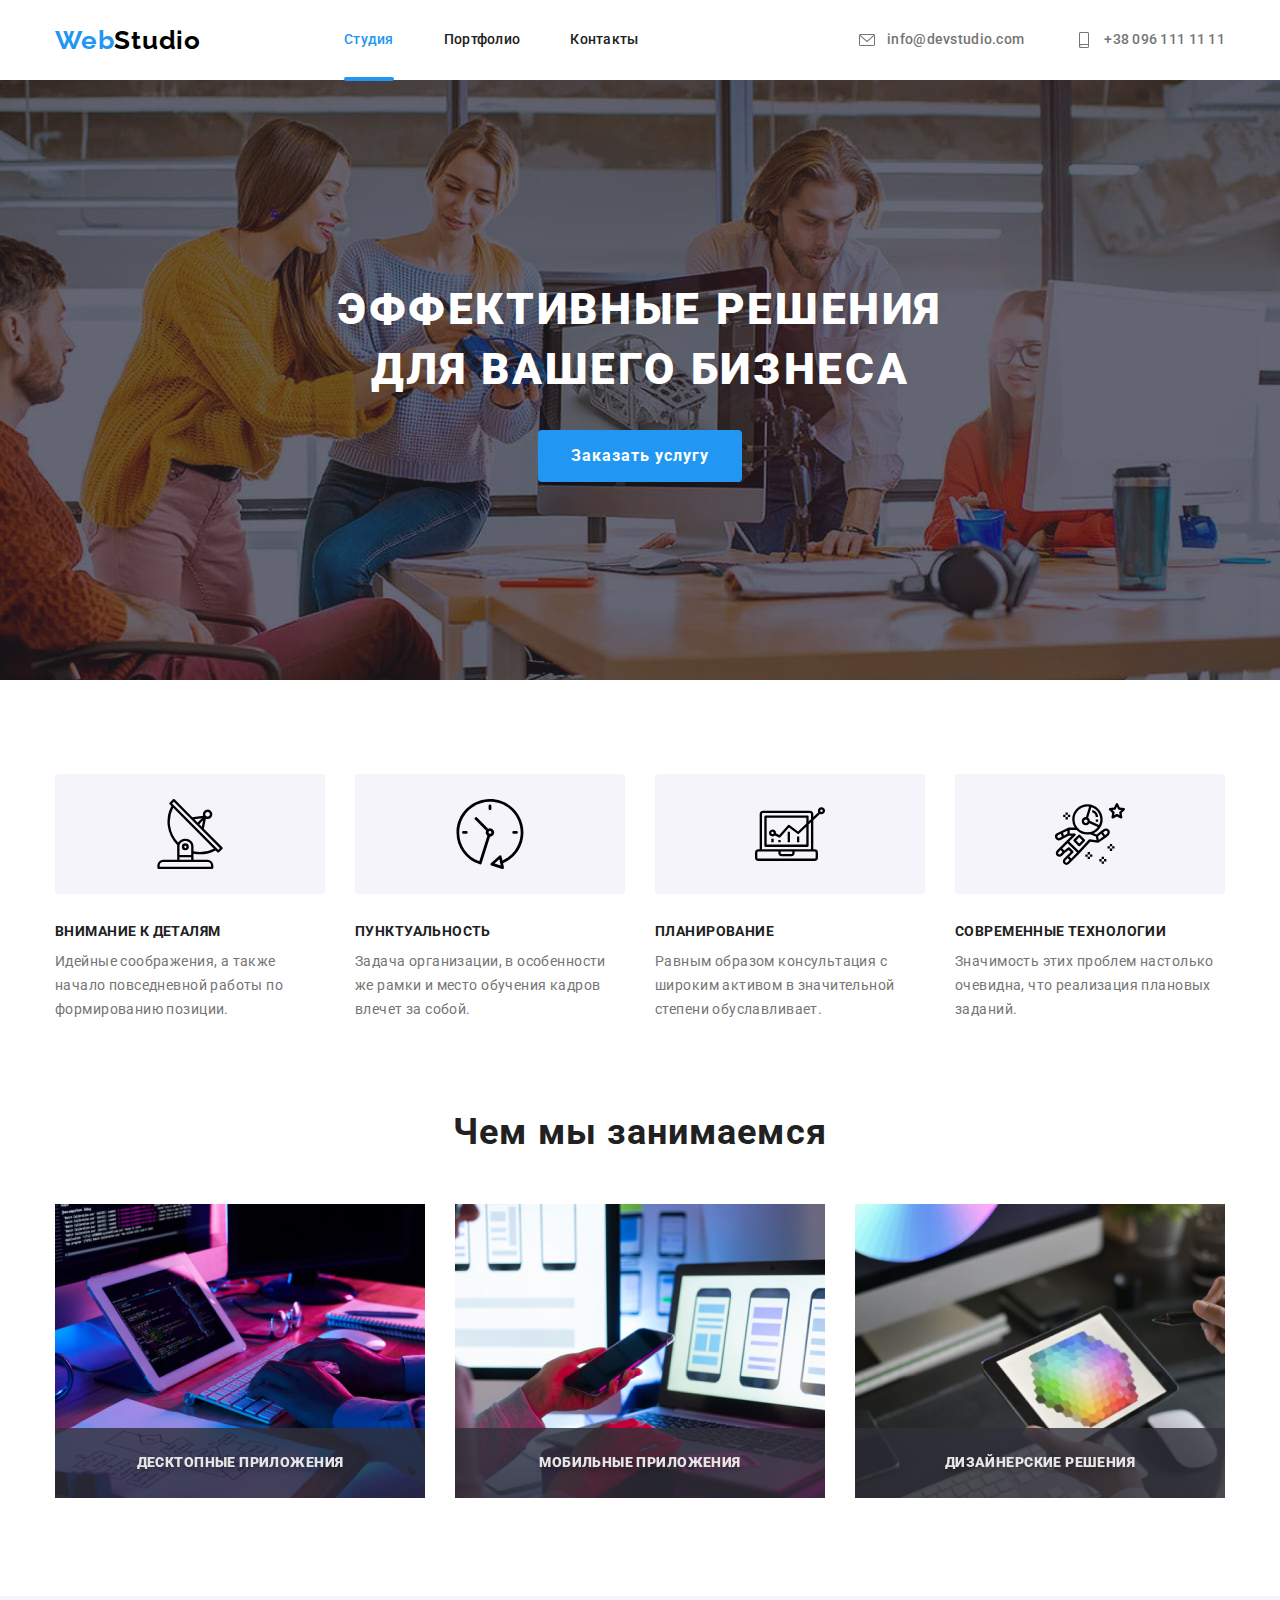
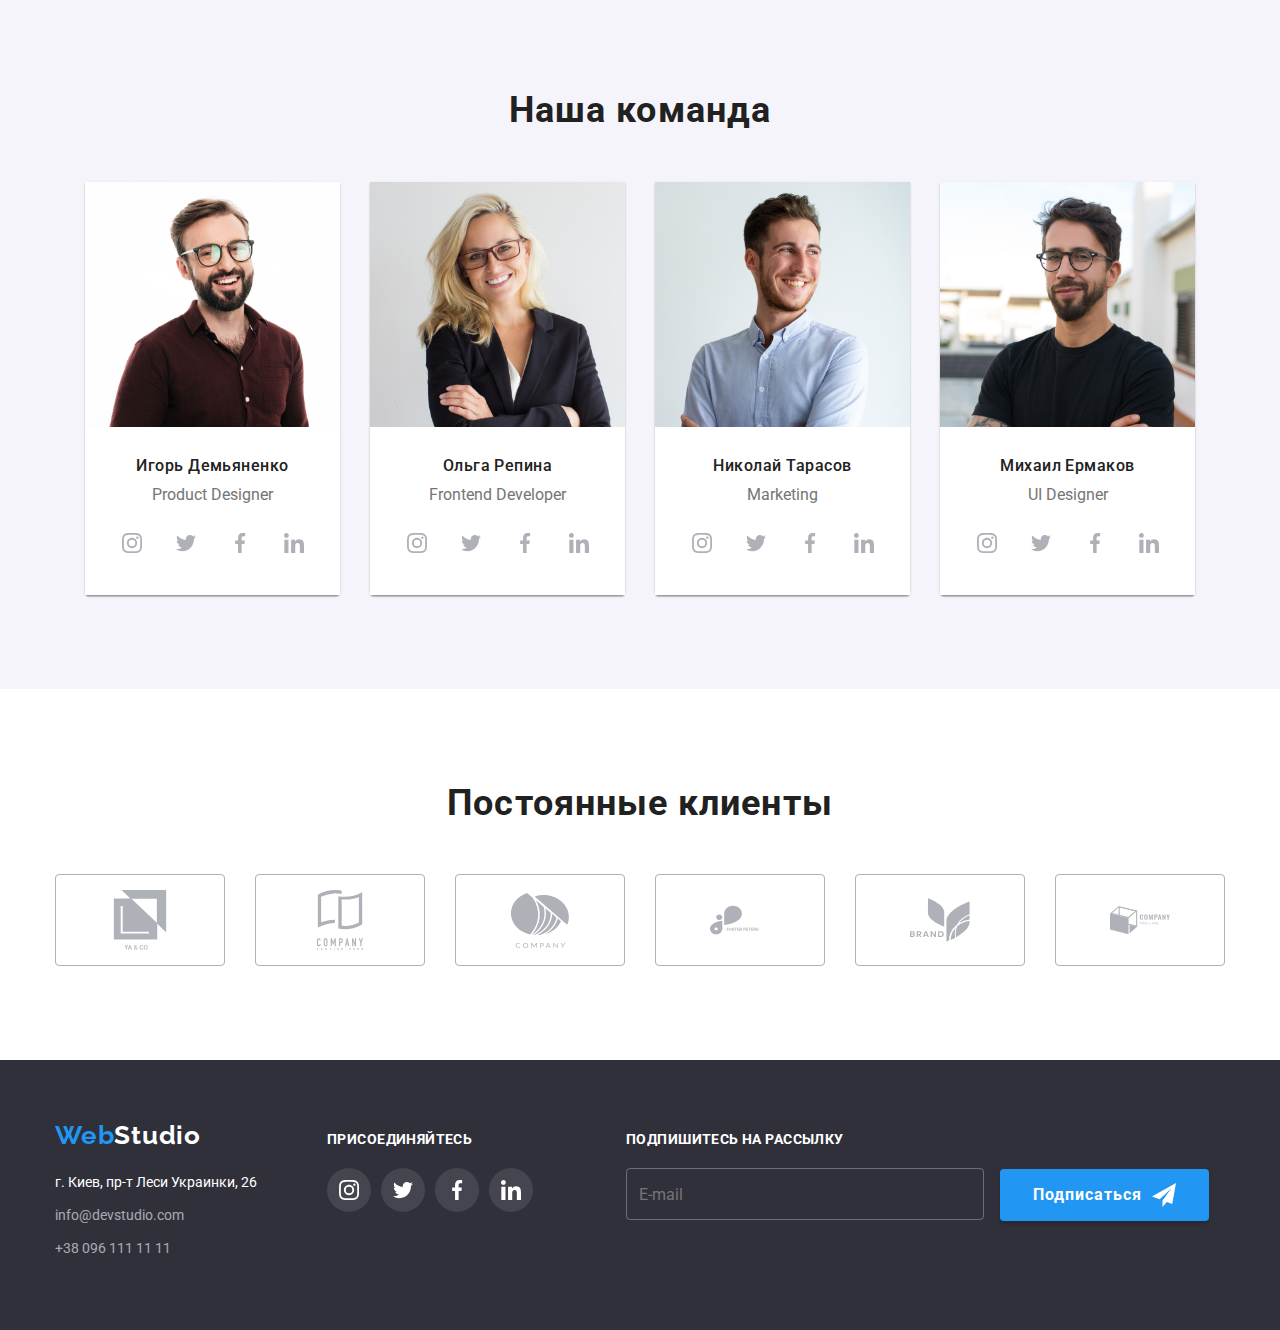
<file: index.html>
<!DOCTYPE html>
<html lang="en">

<head>
    <meta charset="UTF-8">
    <meta http-equiv="X-UA-Compatible" content="IE=edge">
    <meta name="viewport" content="width=device-width, initial-scale=1.0">
    <title>Document</title>
    <link rel="preconnect" href="https://fonts.googleapis.com">
    <link rel="preconnect" href="https://fonts.gstatic.com" crossorigin>
    <link
        href="https://fonts.googleapis.com/css2?family=Raleway:wght@700&family=Roboto:wght@400;500;700;900&display=swap"
        rel="stylesheet">
    <link rel="stylesheet"
        href="https://cdnjs.cloudflare.com/ajax/libs/modern-normalize/1.1.0/modern-normalize.min.css">
        
        <link rel="stylesheet" href="./css/styles.css">
        <link rel="stylesheet" href="./css/main.min.css">
</head>

<body class="page">

    <!--Page header-->

    <header class="page-header">

        <div class="container page-header__container">
            <nav class="nav-bar">
                <a href="WebStudio" class="logo">Web<span class="page-header__logo">Studio</span>
                </a>
   
                <ul class="site-nav">
                    <li class="site-nav__item"> <a href="" class="site-nav__link site-nav__link--current">Студия</a> </li>
                    <li class="site-nav__item"> <a href="./portfolio.html" class="site-nav__link">Портфолио</a> </li>
                    <li class="site-nav__item"> <a href="" class="site-nav__link">Контакты</a> </li>
                </ul>

            </nav>

        
            <ul class="contacts">
                <li class="contacts__item">
                    <a href="mailto:info@devstudio.com" class="contacts__link">
                        <svg class="contacts__icon">
                            <use href=images/sprite.svg#icon-envelope></use>
                        </svg>info@devstudio.com
                    </a>
                </li>
            
                <li class="contacts__item"> 
                    <a href="tel:+380961111111" class="contacts__link">
                        <svg class="contacts__icon">
                            <use href=images/sprite.svg#icon-smartphone></use>
                        </svg> +38 096 111 11 11
                    </a> 
                </li>
            </ul>
        </div>

    </header>

    <!--Oсновная часть-->

    <main>

        <!-- Hero-->

<div class="overlay">

    <section class="hero">
        <h1 class="hero__title">Эффективные решения <br> для вашего бизнеса</h1>
<button class="button" data-modal-open>Заказать услугу</button>

<div class="backdrop is-hidden" data-modal>

    <div class="modal">

        <button class="button-close" data-modal-close>
            <svg class="button-close__icon">
                <use href='images/sprite.svg#icon-close'>
                </use>
            </svg>
        </button>

            <h3 class="form__title"> оставьте свои данные, мы вам передзвоним </h3>

        <form class="form">

            <div class="form__field">

                <label for="name" class="form__label"> Имя</label>
                <input type="name" class="form__input" name="name" id="name" placeholder=" ">
                <svg class="input__img">
                    <use href=images/sprite.svg#icon-person></use>
                </svg>
            </div>

            <div class="form__field">

                <label for="tel" class="form__label">Телефон</label>
                <input type="tel" class="form__input" name="tel" id="tel" placeholder=" " />
                <svg class="input__img">
                    <use href=images/sprite.svg#icon-tel></use>
                </svg>
            </div>

            <div class="form__field">
                <label for="mail" class="form__label">Почта</label>

                <input type="email" class="form__input" name="mail" id="mail" placeholder=" " />
                <svg class="input__img">
                    <use href=images/sprite.svg#icon-mail></use>
                </svg>
            </div>

            <div class="form__field">
                <label for="comment" class="form__label">Комментарий</label>
                <textarea name="comment" id="comment" class="form__input" rows="5"
                    placeholder="Введите текст"></textarea>

            </div>


            <label for="checkbox" class="checkbox__label">
                <input type="checkbox" name="checkbox" class="checkbox" value="Соглашаюсь с рассылкой и принимаю"
                    id="checkbox">
                <span class="checkbox__icon">
                    <svg class="icon__check">
                        <use href=images/sprite.svg#icon-check></use>
                    </svg>
                </span>
                Соглашаюсь с рассылкой и принимаю
                <a href="" class="checkbox__link"> Условия договора</a>
            </label>


            <div>
                <button type="submit" class="button">Отправить</button>
            </div>

        </form>

    </div>
</div>

    </section>
</div>

        <!--Features-->

        <section class="section">

            <div class="container">

                <ul class="features">

                    <li class="features__item">
                        <div class="features__box"> 
                        <svg class="features__icon">
                        <use href=images/sprite.svg#icon-antenna>
                        </use>
                        </svg>
                        </div>
                        <h3 class="features__title">Внимание к деталям </h3>
                        <p class="features__description">Идейные соображения, а также начало повседневной работы по
                            формированию
                            позиции.</p>
                    </li>

                    <li class="features__item">
                        <div class="features__box">
                        <svg class="features__icon">
                            <use href=images/sprite.svg#icon-clock> 
                            </use>
                        </svg>
                        </div>
                        <h3 class="features__title">Пунктуальность</h3>
                        <p class="features__description">Задача организации, в особенности же рамки и место обучения
                            кадров влечет за
                            собой.</p>
                    </li>
                    <li class="features__item">
                        <div class="features__box"> 
                        <svg class="features__icon">
                            <use href=images/sprite.svg#icon-diagram>
                            </use>
                        </svg>
                        </div>
                        <h3 class="features__title">Планирование</h3>
                        <p class="features__description">Равным образом консультация с широким активом в значительной
                            степени
                            обуславливает.</p>
                    </li>
                    <li class="features__item">
                        <div class="features__box"> 
                        <svg class="features__icon">
                            <use href=images/sprite.svg#icon-astronaut>
                            </use>
                        </svg>
                        </div>
                        <h3 class="features__title">Современные технологии</h3>
                        <p class="features__description">Значимость этих проблем настолько очевидна, что реализация
                            плановых заданий.
                        </p>
                    </li>
                </ul>
              </div>  
        </section>
        


        <!--Чем мы занимаемся-->

        <section class="section work-section">

            <div class="container">

                <h2 class="section__title">Чем мы занимаемся</h2>

                <ul class="work">
                    <li class="work__item"> <a href="">
                            <div class="img__thumb"> <img src="./images/1.jpg" alt="руки печатают на клавиатуре" width="350">
                                <div class="img__description"> ДEСКТОПНЫЕ ПРИЛОЖЕНИЯ </div>
                            </div>
                        </a> 
                    </li>
                
                    <li class="work__item"> <a href="">
                            <div class="img__thumb"> <img src="./images/2.jpg" alt="руки держат смартфон над ноутбуком" width="350">
                                <div class="img__description"> МОБИЛЬНЫЕ ПРИЛОЖЕНИЯ </div>
                            </div>
                        </a>
                    </li>

                    <li class="work__item"> <a href="">
                            <div class="img__thumb"> <img src="./images/3.jpg" alt="руки держат планшет и перо планшета"
                                    width="350">
                                <div class="img__description"> ДИЗАЙНЕРСКИЕ РЕШЕНИЯ </div>
                            </div>
                        </a> 
                    </li>
                </ul>
            </div>
        </section>

        <!--Team-->

        <section class="section team-section">

            <div class="container">

                <h2 class="section__title">Наша команда</h2>

                <ul class="team">

                    <li class="team__item">
                        <div class="team-card">  
                       <img src="./images/Игорь-Демьяненко.jpg" alt="фото Игоря" width="270"> 
                        <div class="team-card__content">
                        <h3 class="team-card__name">Игорь Демьяненко </h3>
                        <p>Product Designer</p>   
                        
                        <ul class="social">
                        
                            <li class="item">
                                <a href="#" class="social__link">
                                    <svg class="social__icon">
                                        <use href='images/sprite.svg#icon-instagram'>
                        
                                        </use>
                                    </svg>
                                </a>
                            </li>
                        
                            <li class="item">
                                <a href="#" class="social__link">
                                    <svg class="social__icon">
                                        <use href='images/sprite.svg#icon-twitter'>
                                        </use>
                                    </svg>
                                </a>
                            </li>
                        
                            <li class="item">
                                <a href="#" class="social__link">
                                    <svg class="social__icon">
                                        <use href='images/sprite.svg#icon-facebook'>
                        
                                        </use>
                                    </svg>
                                </a>
                            </li>
                        
                            <li class="item">
                                <a href="#" class="social__link">
                                    <svg class="social__icon">
                                        <use href='images/sprite.svg#icon-linkedin'>
                        
                                        </use>
                                    </svg>
                                </a>
                            </li>
                        
                        
                        </ul>


                    </div>                    
                    </div>
                    
                    </li>

                    <li class="team__item ">
                        <div class="team-card">
                     <img src="./images/Ольга-Репина.jpg" alt="фото Ольги" width="270"> 
                    <div class="team-card__content">
                        <h3 class="team-card__name">Ольга Репина</h3>
                        <p>Frontend Developer </p>
                        <ul class="social">
                        
                            <li class="item">
                                <a href="#" class="social__link">
                                    <svg class="social__icon">
                                        <use href='images/sprite.svg#icon-instagram'>
                        
                                        </use>
                                    </svg>
                                </a>
                            </li>
                        
                            <li class="item">
                                <a href="#" class="social__link">
                                    <svg class="social__icon">
                                        <use href='images/sprite.svg#icon-twitter'>
                                        </use>
                                    </svg>
                                </a>
                            </li>
                        
                            <li class="item">
                                <a href="#" class="social__link">
                                    <svg class="social__icon">
                                        <use href='images/sprite.svg#icon-facebook'>
                        
                                        </use>
                                    </svg>
                                </a>
                            </li>
                        
                            <li class="item">
                                <a href="#" class="social__link">
                                    <svg class="social__icon">
                                        <use href='images/sprite.svg#icon-linkedin'>
                        
                                        </use>
                                    </svg>
                                </a>
                            </li>
                        
                        
                        </ul>
                        </div>
                        </div>
                    </li>

                    <li class="team__item">
                        <div class="team-card">
               <img src="./images/Николай-Тарасов.jpg" alt="фото Николая" width="270"> 
                    <div class="team-card__content">
                        <h3 class="team-card__name">Николай Тарасов</h3>
                        <p> Marketing </p>
                        <ul class="social">
                        
                            <li class="item">
                                <a href="#" class="social__link">
                                    <svg class="social__icon">
                                        <use href='images/sprite.svg#icon-instagram'>
                        
                                        </use>
                                    </svg>
                                </a>
                            </li>
                        
                            <li class="item">
                                <a href="#" class="social__link">
                                    <svg class="social__icon">
                                        <use href='images/sprite.svg#icon-twitter'>
                                        </use>
                                    </svg>
                                </a>
                            </li>
                        
                            <li class="item">
                                <a href="#" class="social__link">
                                    <svg class="social__icon">
                                        <use href='images/sprite.svg#icon-facebook'>
                        
                                        </use>
                                    </svg>
                                </a>
                            </li>
                        
                            <li class="item">
                                <a href="#" class="social__link ">
                                    <svg class="social__icon">
                                        <use href='images/sprite.svg#icon-linkedin'>
                        
                                        </use>
                                    </svg>
                                </a>
                            </li>
                        
                        
                        </ul>
                        </div>
                        </div>
                    </li>

                    <li class="team__item">
                        <div class="team-card">
                     <img src="./images/Михаил-Ермаков.jpg" alt="фото Михаила" width="270"> 
                    <div class="team-card__content">
                        <h3 class="team-card__name">Михаил Ермаков</h3>
                        <p>UI Designer</p>
                        
                        <ul class="social">
                        
                            <li class="item">
                                <a href="#" class="social__link ">
                                    <svg class="social__icon instagram-icon">
                                        <use href='images/sprite.svg#icon-instagram'>
                        
                                        </use>
                                    </svg>
                                </a>
                            </li>
                        
                            <li class="item">
                                <a href="#" class="social__link ">
                                    <svg class="social__icon twitter-icon">
                                        <use href='images/sprite.svg#icon-twitter'>
                                        </use>
                                    </svg>
                                </a>
                            </li>
                        
                            <li class="item">
                                <a href="#" class="social__link ">
                                    <svg class="social__icon facebook-icon">
                                        <use href='images/sprite.svg#icon-facebook'>
                        
                                        </use>
                                    </svg>
                                </a>
                            </li>
                        
                            <li class="item">
                                <a href="#" class="social__link ">
                                    <svg class="social__icon linkedin-icon">
                                        <use href='images/sprite.svg#icon-linkedin'>
                        
                                        </use>
                                    </svg>
                                </a>
                            </li>
                        
                        
                        </ul>
                        </div>
                        </div>
                    </li>

                </ul>
            </div>
        </section>

<!-- Постоянные клиенты -->

<section class="section">

    <div class="container">

<h2 class="section__title">Постоянные клиенты</h2>


<ul class="clients">

    <li class="clients__item">
        <a href="#" class="clients__link">
            <svg class="clients__logo client-logo-one">
                <use href='images/sprite.svg#icon-group1'>
                </use>
            </svg>
        </a>
    </li>

    <li class="clients__item">
        <a href="#" class="clients__link">
            <svg class="clients__logo client-logo-two">
                <use href='images/sprite.svg#icon-group2'>
                </use>
            </svg>
        </a>
    </li>

    <li class="clients__item">
        <a href="#" class="clients__link">
            <svg class="clients__logo client-logo-three">
                <use href='images/sprite.svg#icon-group3'>
                </use>
            </svg>
        </a>
    </li>

    <li class="clients__item">
        <a href="#" class="clients__link">
            <svg class="clients__logo client-logo-four">
                <use href='images/sprite.svg#icon-group4'>
                </use>
            </svg>
        </a>
    </li>

    <li class="clients__item">
        <a href="#" class="clients__link">
            <svg class="clients__logo client-logo-five">
                <use href='images/sprite.svg#icon-group5'>
                </use>
            </svg>
        </a>
    </li>

    <li class="clients__item">
        <a href="#" class="clients__link">
            <svg class="clients__logo client-logo-six">
                <use href='images/sprite.svg#icon-group6'>
                </use>
            </svg>
        </a>
    </li>

</ul>


    </div>

</section>


    </main>

    <!--Футер-->

    <footer class="footer-info">

        <div class="container footer-container">

            <div>
                
        <a href="WebStudio" class="logo">Web<span class="page-footer__logo">Studio</span>
        </a>

            <!--Адрес-->

            <address >

                <ul class="address">
                    <li class="address__city address__item">г. Киев, пр-т Леси Украинки, 26</li>
                    <li class="address__item"> <a href="mailto:info@devstudio.com" class="address__link">info@devstudio.com</a> </li>
                    <li class="address__item"> <a href="tel:+380961111111" class="address__link">+38 096 111 11 11</a> </li>
                </ul>

            </address>
    </div>

<div class="footer-social">

 <h2 class="footer-title">ПРИСОЕДИНЯЙТЕСЬ</h2>

<ul class="social">
    
<li class="item">
    <a href="#" class="social__link">
        <svg class="icon instagram-icon">
            <use href='images/sprite.svg#icon-instagram'>

            </use>
        </svg>
    </a>
</li>

<li class="item">
    <a href="#" class="social__link">
        <svg class="icon twitter-icon">
            <use href='images/sprite.svg#icon-twitter'>                
            </use>
        </svg>
    </a>
</li>

<li class="item">
    <a href="#" class="social__link">
        <svg class="icon facebook-icon">
            <use href='images/sprite.svg#icon-facebook'>

            </use>
        </svg>
    </a>
</li>

<li class="item">
    <a href="#" class="social__link">
        <svg class="icon linkedin-icon">
            <use href='images/sprite.svg#icon-linkedin'>

            </use>
        </svg>
    </a>
</li>


</ul>

</div>

<form class="footer-subscription-form">

<h2 class="footer-title">ПОДПИШИТЕСЬ НА РАССЫЛКУ</h2> 

    <label for="mail" class=""> 
    <input type="email" class="footer-input" name="mail" id="mail" placeholder="E-mail" />
 </label>
 
<button type="submit" class="button subscribe-button ">Подписаться

    <svg class="icon-telegram">
        <use href='images/sprite.svg#icon-telegram'>
        </use>
    </svg>

</button>

</form>

</div>

</footer>


<script src="./js/modal.js"></script>

</body>

</html>
</file>
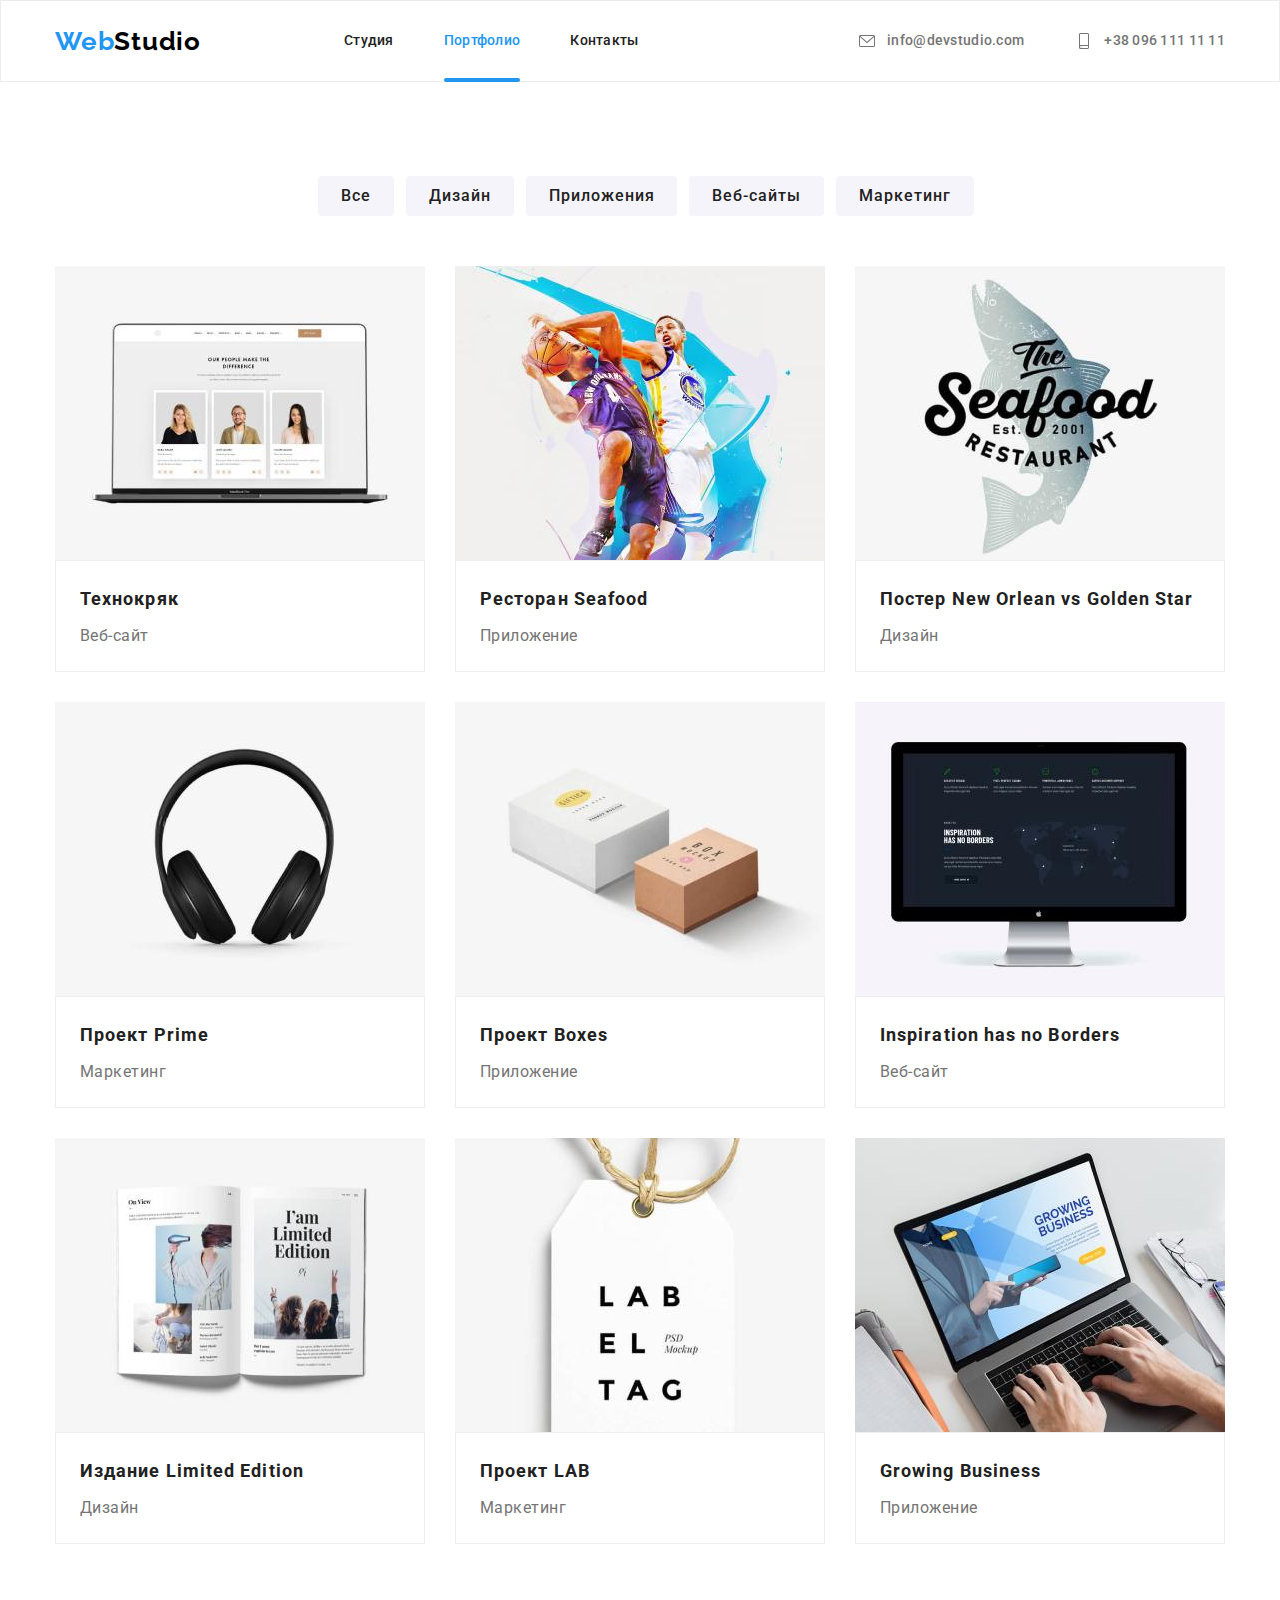
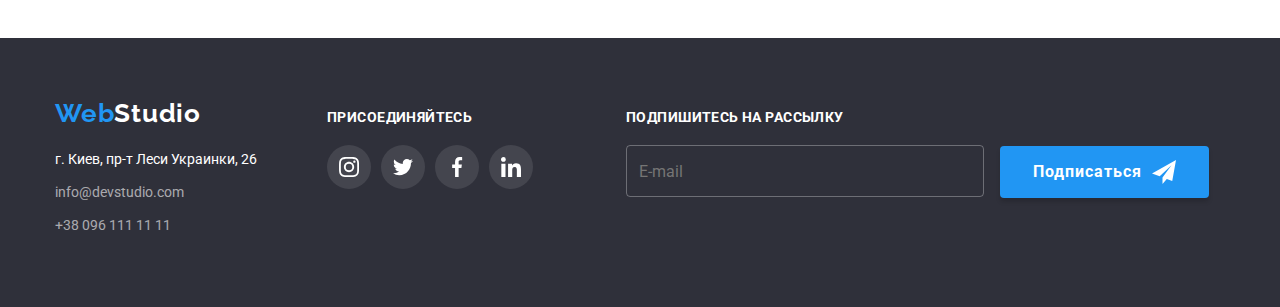
<file: portfolio.html>
<!DOCTYPE html>
<html lang="en">

<head>
    <meta charset="UTF-8">
    <meta http-equiv="X-UA-Compatible" content="IE=edge">
    <meta name="viewport" content="width=device-width, initial-scale=1.0">
    <title>Document</title>
    <link rel="preconnect" href="https://fonts.googleapis.com">
    <link rel="preconnect" href="https://fonts.gstatic.com" crossorigin>
    <link
        href="https://fonts.googleapis.com/css2?family=Raleway:wght@700&family=Roboto:wght@400;500;700;900&display=swap"
        rel="stylesheet">
    <link rel="stylesheet"
        href="https://cdnjs.cloudflare.com/ajax/libs/modern-normalize/1.1.0/modern-normalize.min.css">
    <link rel="stylesheet" href="./css/styles.css">
    <link rel="stylesheet" href="./css/main.min.css">
</head>

<body>


    <!--Хедер-->

    <header class="page-header portfolio-header">

        <div class="container page-header__navigation page-header__container">
            <nav class="nav-bar">
                <a href="WebStudio" class="logo">Web<span class="page-header__logo">Studio</span>
                </a>

    <!-- Site nav  -->
                <ul class="site-nav">
                    <li class="site-nav__item"> <a href="./index.html" class="site-nav__link">Студия</a> </li>
                    <li class="site-nav__item"> <a href="" class="site-nav__link site-nav__link--current">Портфолио</a> </li>
                    <li class="site-nav__item"> <a href="" class="site-nav__link">Контакты</a> </li>
                </ul>
            </nav>
            
    <!-- Contacts-->

        <ul class="contacts">
            <li class="contacts__item">
                <a href="mailto:info@devstudio.com" class="contacts__link">
                    <svg class="contacts__icon">
                        <use href=images/sprite.svg#icon-envelope></use>
                    </svg>info@devstudio.com
                </a>
            </li>
        
            <li class="contacts__item">
                <a href="tel:+380961111111" class="contacts__link">
                    <svg class="contacts__icon">
                        <use href=images/sprite.svg#icon-smartphone></use>
                    </svg> +38 096 111 11 11
                </a>
            </li>
        </ul>
    </div>

    </header>

    <!--Oсновная часть-->

    <main>

        <!--Фильтр-->

        <section class="section">

            <div class="container">

                <ul class="filter">
                    <li class="filter__item"><button class="button filter__button">Все</button></li>
                    <li class="filter__item"><button class="button filter__button">Дизайн</button></li>
                    <li class="filter__item"><button class="button filter__button">Приложения</button></li>
                    <li class="filter__item"><button class="button filter__button">Веб-сайты</button></li>
                    <li class="filter__item"><button class="button filter__button">Маркетинг</button></li>
                </ul>

                <ul class="card-set">
                
                    <li class="card">
                
                        <a href="" class="card__link">
                
                            <div class="card__thumb"><img src="./images/project-1.jpg" alt="люди на экране Макбука" width="300">
                                <div class="card__overlay">
                                    Технокряк это современная площадка распространения коронавируса. Компании используют эту платформу
                                    для цифрового
                                    шпионажа и атак на защищённые сервера конкурентов.
                                </div>
                            </div>
                            <div class="card__content">
                                <h3 class="card__title">Технокряк</h3>
                                <p class="card__description">Веб-сайт</p>
                            </div>
                        </a>
                
                    </li>
                
                    <li class="card">
                        <a href="" class="card__link">
                
                            <div class="card__thumb"> <img src="./images/project-2.jpg" alt="двое баскетболистов с мячом" width="300">
                                <div class="card__overlay">
                                    Технокряк это современная площадка распространения коронавируса. Компании используют эту платформу
                                    для цифрового
                                    шпионажа и атак на защищённые сервера конкурентов.
                                </div>
                            </div>
                            <div class="card__content">
                                <h3 class="card__title">Ресторан Seafood</h3>
                                <p class="card__description">Приложение</p>
                            </div>
                        </a>
                    </li>
                
                    <li class="card">
                        <a href="" class="card__link">
                            <div class="card__thumb"> <img src="./images/project-3.jpg" alt="логотип ресторана морепродуктов"
                                    width="300">
                                <div class="card__overlay">
                                    Технокряк это современная площадка распространения коронавируса. Компании используют эту платформу
                                    для цифрового
                                    шпионажа и атак на защищённые сервера конкурентов.
                                </div>
                            </div>
                            <div class="card__content">
                                <h3 class="card__title">Постер New Orlean vs Golden Star</h3>
                                <p class="card__description">Дизайн</p>
                            </div>
                        </a>
                    </li>
                
                    <li class="card">
                        <a href="" class="card__link">
                            <div class="card__thumb"> <img src="./images/project-4.jpg" alt="наушники" width="300">
                                <div class="card__overlay">
                                    Технокряк это современная площадка распространения коронавируса. Компании используют эту платформу
                                    для цифрового
                                    шпионажа и атак на защищённые сервера конкурентов.
                                </div>
                            </div>
                            <div class="card__content">
                                <h3 class="card__title">Проект Prime</h3>
                                <p class="card__description">Маркетинг</p>
                            </div>
                        </a>
                    </li>
                
                    <li class="card">
                        <a href="" class="card__link">
                            <div class="card__thumb"> <img src="./images/project-5.jpg" alt="две коробки" width="300">
                                <div class="card__overlay">
                                    Технокряк это современная площадка распространения коронавируса. Компании используют эту платформу
                                    для цифрового
                                    шпионажа и атак на защищённые сервера конкурентов.
                                </div>
                            </div>
                            <div class="card__content">
                                <h3 class="card__title">Проект Boxes</h3>
                                <p class="card__description">Приложение</p>
                            </div>
                        </a>
                    </li>
                
                    <li class="card">
                        <a href="" class="card__link">
                            <div class="card__thumb"> <img src="./images/project-6.jpg" alt="монитор Макбука" width="300">
                                <div class="card__overlay">
                                    Технокряк это современная площадка распространения коронавируса. Компании используют эту платформу
                                    для цифрового
                                    шпионажа и атак на защищённые сервера конкурентов.
                                </div>
                            </div>
                            <div class="card__content">
                                <h3 class="card__title">Inspiration has no Borders</h3>
                                <p class="card__description">Веб-сайт</p>
                            </div>
                        </a>
                    </li>
                
                    <li class="card">
                        <a href="" class="card__link">
                            <div class="card__thumb"><img src="./images/project-7.jpg" alt="открытый журнал" width="300">
                                <div class="card__overlay">
                                    Технокряк это современная площадка распространения коронавируса. Компании используют эту платформу
                                    для цифрового
                                    шпионажа и атак на защищённые сервера конкурентов.
                                </div>
                            </div>
                            <div class="card__content">
                                <h3 class="card__title">Издание Limited Edition</h3>
                                <p class="card__description">Дизайн</p>
                            </div>
                        </a>
                    </li>
                
                    <li class="card">
                        <a href="" class="card__link">
                            <div class="card__thumb"> <img src="./images/project-8.jpg" alt="логотип проекту Леб" width="300">
                                <div class="card__overlay">
                                    Технокряк это современная площадка распространения коронавируса. Компании используют эту платформу
                                    для цифрового
                                    шпионажа и атак на защищённые сервера конкурентов.
                                </div>
                            </div>
                            <div class="card__content">
                                <h3 class="card__title">Проект LAB</h3>
                                <p class="card__description">Маркетинг</p>
                            </div>
                        </a>
                    </li>
                
                    <li class="card">
                        <a href="" class="card__link">
                            <div class="card__thumb"> <img src="./images/project-9.jpg" alt="руки печатают на ноутбуке" width="300">
                                <div class="card__overlay">
                                    Технокряк это современная площадка распространения коронавируса. Компании используют эту платформу
                                    для цифрового
                                    шпионажа и атак на защищённые сервера конкурентов.
                                </div>
                            </div>
                            <div class="card__content">
                                <h3 class="card__title">Growing Business</h3>
                                <p class="card__description">Приложение</p>
                            </div>
                        </a>
                    </li>
                </ul>

            </div>
        </section>
    </main>

<!--Футер-->

    <footer class="footer-info">

        <div class="container footer-container">

            <div>
                
        <a href="WebStudio" class="logo">Web<span class="page-footer__logo">Studio</span>
        </a>

            <!--Адрес-->

            <address >

                <ul class="address">
                    <li class="address__city address__item">г. Киев, пр-т Леси Украинки, 26</li>
                    <li class="address__item"> <a href="mailto:info@devstudio.com" class="address__link">info@devstudio.com</a> </li>
                    <li class="address__item"> <a href="tel:+380961111111" class="address__link">+38 096 111 11 11</a> </li>
                </ul>

            </address>
    </div>

<div class="footer-social">

 <h2 class="footer-title">ПРИСОЕДИНЯЙТЕСЬ</h2>

<ul class="social">
    
<li class="item">
    <a href="#" class="social__link">
        <svg class="icon instagram-icon">
            <use href='images/sprite.svg#icon-instagram'>

            </use>
        </svg>
    </a>
</li>

<li class="item">
    <a href="#" class="social__link">
        <svg class="icon twitter-icon">
            <use href='images/sprite.svg#icon-twitter'>                
            </use>
        </svg>
    </a>
</li>

<li class="item">
    <a href="#" class="social__link">
        <svg class="icon facebook-icon">
            <use href='images/sprite.svg#icon-facebook'>

            </use>
        </svg>
    </a>
</li>

<li class="item">
    <a href="#" class="social__link">
        <svg class="icon linkedin-icon">
            <use href='images/sprite.svg#icon-linkedin'>

            </use>
        </svg>
    </a>
</li>


</ul>

</div>

<form class="footer-subscription-form">

<h2 class="footer-title">ПОДПИШИТЕСЬ НА РАССЫЛКУ</h2> 

    <label for="mail" class=""> 
    <input type="email" class="footer-input" name="mail" id="mail" placeholder="E-mail" />
 </label>
 
<button type="submit" class="button subscribe-button ">Подписаться

    <svg class="icon-telegram">
        <use href='images/sprite.svg#icon-telegram'>
        </use>
    </svg>

</button>

</form>

</div>

</footer>

<script src="./js/modal.js"></script>

</body>

</html>
</file>
<file: css/styles.css>
/* цвет основного текста #757575 */
/* вторичний цвет #212121 */
/* черний цвет #000000 */
/* белый цвет #FFFFFF */
/*accent #2196F3 */
/* вторичний цвет фона #F5F4FA */

/* :root {
  --primary-text-color: #757575;
  --secondary-text-color: #212121;
  --accent-color: #2196f3;
  --secondary-bg-color: #f5f4fa;
  --card-set-gap: 30px;
} */

/* body {
  background-color: #ffffff;
  color: var(--primary-text-color);
  font-family: Roboto, san-serif;
} */

/* h1,
h2,
h3,
ul,
li,
p {
  margin: 0;
} */

/* img {
  display: block;
  width: 100%;
  height: auto;
} */

/* .container {
  width: 1200px;
  margin-left: auto;
  margin-right: auto;
  padding-left: 15px;
  padding-right: 15px;
} */

/* .section {
  padding-top: 94px;
  padding-bottom: 94px;
} */

/* Logo*/

/* .logo {
  font-family: Raleway, san-serif;
  font-size: 26px;
  line-height: 1.19;
  text-decoration: none;
  font-weight: 700;
  letter-spacing: 0.03em;
  color: var(--accent-color);
}

.page-header__logo {
  color: #000000;
}

.page-footer__logo {
  color: #ffffff;
  display: inline-block;
  margin-bottom: 20px;
} */

/* Page header */

/* .page-header__navigation {
  display: flex;
  align-items: center;
}

.portfolio-header {
  border: 1px solid #ececec;
} */

/* Site nav */

/* .nav-bar {
  display: flex;
  align-items: center;
}

.site-nav {
  display: flex;
  margin-left: 93px;
}

.site-nav__item {
  margin-left: 50px;
}

.site-nav__item:not(:last-child) {
  margin-left: 50px;
}

.site-nav .contacts {
  font-weight: 500;
  font-size: 14px;
  letter-spacing: 0.02em;
  line-height: 1.14;
}

.site-nav__link {
  position: relative;

  display: block;
  padding-top: 32px;
  padding-bottom: 32px;

  color: #212121;

  text-decoration: none;
  font-weight: 500;
  font-size: 14px;
  line-height: 1.14;
  letter-spacing: 0.02em;

  transition-property: color;
  transition-duration: 250ms;
  transition-timing-function: cubic-bezier(0.4, 0, 0.2, 1);
}

.site-nav__link:hover,
.site-nav__link:focus {
  color: var(--accent-color);
}

.site-nav__link--current {
  color: var(--accent-color);
}

.site-nav__link--current::after {
  content: "";

  position: absolute;
  left: 0;
  bottom: -1px;

  display: block;
  width: 100%;
  height: 4px;
  border-radius: 2px;
  background-color: #2196f3;
} */

/* Contacts */

/* .contacts {
  display: flex;
  margin-left: auto;
}

.contacts__item {
  margin-left: 50px;
}

.contacts__item:not(:last-child) {
  margin-left: 50px;
}

.contacts__link {
  display: flex;
  align-items: center;

  color: var(--primary-text-color);
  text-decoration: none;
  font-weight: 500;
  font-size: 14px;
  line-height: 1.14;
  letter-spacing: 0.02em;

  transition-property: color;
  transition-duration: 250ms;
  transition-timing-function: cubic-bezier(0.4, 0, 0.2, 1);
}

.contacts__link:hover,
.contacts__link:focus {
  color: var(--accent-color);
}

.contacts__img {
  fill: currentColor;
  width: 20px;
  height: 16px;
  margin-right: 10px;
} */

/* Hero */

/* .hero {
  padding: 200px 0;
  color: #ffffff;
  text-align: center;
}

.hero__title {
  margin-top: 0;
  margin-bottom: 30px;
  font-weight: 900;
  font-size: 44px;
  line-height: 1.36;
  letter-spacing: 0.06em;
  text-transform: uppercase;
}

.overlay {
  max-width: 1600px;
  height: 600px;
  margin-left: auto;
  margin-right: auto;
  background-image: linear-gradient(
      to right,
      rgba(47, 48, 58, 0.4),
      rgba(47, 48, 58, 0.4)
    ),
    url(../images/hero1.jpg);
  background-repeat: no-repeat;
  background-position: center;
  background-size: cover;
} */

/* Модальное окно */

/* .backdrop {
  position: fixed;
  top: 0;
  left: 0;
  width: 100%;
  height: 100%;
  background-color: rgba(0, 0, 0, 0.2);
}

.backdrop.is-hidden {
  opacity: 0;
  pointer-events: none;
}

.modal {
  position: absolute;
  top: 50%;
  left: 50%;
  transform: translate(-50%, -50%);
  padding: 40px;
  min-height: 581px;
  min-width: 528px;

  background-color: #fff;
} */

/* Button */
/* 
.button {
  cursor: pointer;
  display: inline-block;
  color: #ffffff;
  background-color: #2196f3;
  font-weight: bold;
  font-size: 16px;
  line-height: 1.87;
  border-radius: 4px;
  border: 1px solid transparent;

  align-items: center;
  text-align: center;
  letter-spacing: 0.06em;
  padding: 10px 32px;
} */

/* .button__close {
  cursor: pointer;
  position: absolute;
  top: 8px;
  right: 8px;

  display: flex;
  justify-content: center;
  align-items: center;

  padding: 0;
  width: 30px;
  height: 30px;

  background-color: #fff;
  border-radius: 50%;
  border: 1px solid rgba(0, 0, 0, 0.1);

  transition-property: background-color;
  transition-duration: 250ms;
  transition-timing-function: cubic-bezier(0.4, 0, 0.2, 1);
}

.button__close:hover {
  background-color: var(--accent-color);
}

.button__close-icon {
  width: 18px;
  height: 18px;
} */

/* Form */
/* 
.form__title {
  color: #000000;
  font-weight: bold;
  font-size: 20px;
  line-height: 1.15;
  text-align: center;
  letter-spacing: 0.03em;
  margin-bottom: 12px;
}

.form__field {
  position: relative;

  display: flex;
  flex-direction: column;
  align-items: flex-start;
  justify-content: stretch;

  width: 100%;
  margin-bottom: 10px;
}

.form__input {
  width: 100%;
  margin-top: 4px;
  padding: 11px 12px;
  padding-left: 43px;
  font: inherit;
  border-radius: 4px;
  border: 1px solid rgba(33, 33, 33, 0.2);
  transition-property: border;
  transition-duration: 250ms;
  transition-timing-function: cubic-bezier(0.4, 0, 0.2, 1);
}

.form__label {
  font-size: 12px;
  line-height: 1.16;
  letter-spacing: 0.03em;
  color: #757575;
}
.input__img {
  position: absolute;
  left: 15px;
  top: 29px;

  width: 18px;
  height: 18px;

  transition-property: fill;
  transition-duration: 250ms;
  transition-timing-function: cubic-bezier(0.4, 0, 0.2, 1);
}

.form__input:focus,
.form__input:hover {
  border: 1px solid #2196f3;
  cursor: pointer;
  outline: transparent;
}

.form__field:hover,
.form__field:focus-within {
  fill: var(--accent-color);
}

.checkbox {
  position: absolute;
  width: 1px;
  height: 1px;
  margin: -1px;
  border: 0;
  padding: 0;
  clip: rect(0 0 0 0);
  overflow: hidden;
}

.checkbox__label {
  margin-top: 20px;
  margin-bottom: 30px;
  display: flex;
  align-items: center;
  justify-content: center;

  font-size: 14px;
  line-height: 1.71;
  letter-spacing: 0.03em;
  color: #757575;
}

.icon__check {
  width: 16px;
  height: 15px;
}

.checkbox__icon {
  display: flex;
  align-items: center;
  justify-content: center;
  border: 2px solid black;
  border-radius: 2px;
  width: 16px;
  height: 15px;
  margin-right: 8px;
}

.checkbox:checked + .checkbox__icon {
  border-color: var(--accent-color);
  background-color: var(--accent-color);
  border-radius: 2px;
}

.checkbox__link {
  color: var(--accent-color);
} */

/* Features */

/* ul {
  padding: 0;
  margin: 0;
  list-style: none;
}

.features {
  display: flex;
}

.feature__item {
  margin-right: 30px;
}

.feature__item {
  display: block;
  background-color: var(--secondary-bg-color);
  width: 270px;
  height: 120px;
  margin-bottom: 30px;
  border-radius: 4px;
  justify-content: center;
  align-items: center;
}

.feature__item:not(:last-child) {
  margin-right: 30px;
}

.feature__item {
  flex-basis: calc((100% - 90px) / 4);
}

.feature__title {
  color: var(--secondary-text-color);
  font-style: normal;
  font-weight: 700;
  font-size: 14px;
  line-height: 1.14;
  letter-spacing: 0.03em;
  text-transform: uppercase;
  margin-top: 0;
  margin-bottom: 10px;
}

.feature__description {
  color: var(--primary-text-color);
  font-weight: 400;
  font-size: 14px;
  line-height: 1.71;
  letter-spacing: 0.03em;
}

.feature__icon {
  display: flex;
  width: 70px;
  height: 70px;
}

.feature__img {
  display: flex;
  background-color: var(--secondary-bg-color);
  width: 270px;
  height: 120px;
  margin-bottom: 30px;
  border-radius: 4px;
  justify-content: center;
  align-items: center;
} */

/* Чем мы занимаемся */

/* .section__title {
  color: var(--secondary-text-color);
  font-weight: 700;
  font-size: 36px;
  line-height: 1.16;
  text-align: center;
  letter-spacing: 0.03em;
  margin-bottom: 50px;
} */

/* .work__examples {
  display: flex;
  margin-left: -30px;
}

.work__img {
  flex-basis: calc((100% - 3 * 30px) / 3);
  margin-left: 30px;
}

.img__thumb {
  display: inline-block;
  position: relative;
}

.img__description {
  display: flex;
  position: absolute;
  bottom: 0;

  color: #e5e5e5;
  font-weight: bold;
  font-size: 14px;
  line-height: 1, 14;
  letter-spacing: 0.03em;
  text-transform: uppercase;
  text-shadow: 0px 4px 4px rgba(0, 0, 0, 0.25);

  justify-content: center;
  align-items: center;
  width: 100%;
  height: 70px;
  background-color: rgba(47, 48, 58, 0.8);
} */

/* Team */

/* .team__section {
  background-color: var(--secondary-bg-color);
}

.team__members {
  flex-basis: calc((100% - 3 * 30px) / 4);
  display: flex;
  margin-right: 30px;
}

.team__member {
  margin-left: 30px;
  box-shadow: 0px 1px 3px rgba(0, 0, 0, 0.12), 0px 1px 1px rgba(0, 0, 0, 0.14),
    0px 2px 1px rgba(0, 0, 0, 0.2);
  border-radius: 0px 0px 4px 4px;
}

.team__member:not(:last-child) {
  margin-left: 30px;
}

.team-card-content {
  text-align: center;
  padding: 30px 0;
  background-color: #fff;
}

.employee {
  margin-bottom: 10px;
  font-weight: 500;
  font-size: 16px;
  line-height: 1.18;
  text-align: center;
  color: var(--secondary-text-color);
  letter-spacing: 0.03em;
} */

/* .social-links {
  display: flex;
  justify-content: center;
  align-items: center;
  margin-top: 16px;
} */

/* .social-link {
  display: flex;
  height: 44px;
  width: 44px;
  border-radius: 50px;
  justify-content: center;
  align-items: center;

  transition-property: background-color;
  transition-duration: 250ms;
  transition-timing-function: cubic-bezier(0.4, 0, 0.2, 1);
} */

/* .socials-icon {
  fill: #afb1b8;
  width: 20px;
  height: 20px;
} */

/* .social-link:focus,
.social-link:hover {
  background-color: var(--accent-color);

  transition-property: background-color;
  transition-duration: 250ms;
  transition-timing-function: cubic-bezier(0.4, 0, 0.2, 1);
}

.social-link:focus svg,
.social-link:hover svg {
  fill: #fff;
}

.social-links .item + .item {
  margin-left: 10px;
} */

/* Our Clients*/

/* .clients {
  display: flex;
}

.client {
  display: flex;
  height: 92px;
  width: 170px;
  border-radius: 4px;
  border: 1px solid #afb1b8;
  justify-content: center;
  align-items: center;

  transition-property: border-color;
  transition-duration: 250ms;
  transition-timing-function: cubic-bezier(0.4, 0, 0.2, 1);
}

.clients .item + .item {
  margin-left: 30px;
}

.client-logo {
  fill: #afb1b8;
  transition: fill 250ms cubic-bezier(0.4, 0, 0.2, 1);
}

.client:focus,
.client:hover {
  border-color: var(--accent-color);
}

.client:focus .client-logo,
.client:hover .client-logo {
  fill: var(--accent-color);
}

.client-logo-one {
  width: 41px;
  height: 46.7px;
}
.client-logo-two {
  width: 40px;
  height: 52px;
}
.client-logo-three {
  width: 43.46px;
  height: 41.18px;
}
.client-logo-four {
  width: 84.44px;
  height: 40.62;
}
.client-logo-five {
  width: 62.54px;
  height: 45.43px;
}
.client-logo-six {
  width: 106.6px;
  height: 60px;
} */

/* Features */
/* 
.subtitle {
  margin-bottom: 4px;

  font-weight: 700;
  font-size: 18px;
  line-height: 2;
  color: var(--secondary-text-color);
  letter-spacing: 0.06em;
}

.subtitle-description {
  font-weight: 400;
  font-size: 16px;
  line-height: 1.87;
  letter-spacing: 0.03em;
  color: #757575;
} */

/* .filter-button {
  color: var(--secondary-text-color);
  background-color: var(--secondary-bg-color);

  transition-property: background-color;
  transition-duration: 250ms;
  transition-timing-function: cubic-bezier(0.4, 0, 0.2, 1);
} */

/* .filter-button:focus,
.filter-button:hover {
  color: #ffffff;
  background-color: #2196f3;
  box-shadow: 0px 3px 1px rgba(0, 0, 0, 0.1), 0px 1px 2px rgba(0, 0, 0, 0.08),
    0px 2px 2px rgba(0, 0, 0, 0.12);
} */

/* .filter .title {
  color: var(--secondary-text-color);
} */

/* Фильтр */

/* .filter {
  margin-bottom: 50px;
  display: flex;
  justify-content: center;
} */

/* .filter-button {
  padding: 6px 22px;
  font-weight: 500;
  font-size: 16px;
  line-height: 1.62;
  text-align: center;
  letter-spacing: 0.03em;
  cursor: pointer;
} */

/* .filter .item + .item {
  margin-left: 12px;
} */

/* .card {
  display: block;
  text-decoration: none;
} */

/* .card-set {
  display: flex;
  flex-wrap: wrap;
  margin-left: calc(-1 * var(--card-set-gap));
  margin-top: calc(-1 * var(--card-set-gap));
}

.card-set > .item {
  flex-basis: calc((100% - 90px) / 3);
  margin-left: var(--card-set-gap);
  margin-top: var(--card-set-gap);
} */
/* 
.card-content {
  padding: 20px 24px;
  border: 1px solid #eeeeee;
}

.card-thumb {
  position: relative;
  overflow: hidden;
}

.card:hover,
.card:focus {
  box-shadow: 0px 1px 1px rgba(0, 0, 0, 0.12), 0px 4px 4px rgba(0, 0, 0, 0.06),
    1px 4px 6px rgba(0, 0, 0, 0.16);
}

.card-overlay {
  position: absolute;
  top: 0;
  left: 0;
  width: 100%;
  height: 100%;

  padding: 63px 24px;

  font-size: 18px;
  line-height: 28px;
  letter-spacing: 0.03em;

  color: #fff;
  background-color: rgba(33, 150, 243, 0.9);

  transition-property: transform;
  transition-duration: 250ms;
  transition-timing-function: cubic-bezier(0.4, 0, 0.2, 1);
  transform: translateY(100%);
}

.card:hover .card-overlay,
.card:focus .card-overlay {
  transform: translateY(0);
  cursor: pointer;
} */

/* Футер */
/* footer {
  background-color: #2f303a;
} */

/* Адрес */

/* .address ul {
  font-style: normal;
  list-style-type: none;
  font-weight: 400;
  font-size: 14px;
  line-height: 1.71;
}

.address .city {
  color: #ffffff;
}

.address .link {
  text-decoration: none;
  color: rgba(255, 255, 255, 0.6);

  transition-property: color;
  transition-duration: 250ms;
  transition-timing-function: cubic-bezier(0.4, 0, 0.2, 1);
} */

/* .footer-info {
  padding-top: 60px;
  padding-bottom: 60px;

  transition-property: color;
  transition-duration: 250ms;
  transition-timing-function: cubic-bezier(0.4, 0, 0.2, 1);
} */

/* .footer-info-item {
  margin-bottom: 9px;
}

.footer-info-item .link:hover,
.footer-info-item .link:focus {
  color: var(--accent-color);
} */

/* .footer-social-links {
  margin-left: 70px;
} */

/* .social-links-title {
  color: #fff;
  font-weight: bold;
  font-size: 14px;
  line-height: 16px;
  letter-spacing: 0.03em;
  margin-bottom: 20px;
} */

/* .social-links {
  display: flex;
} */

/* .social-link {
  display: flex;
  height: 44px;
  width: 44px;
  background-color: rgba(255, 255, 255, 0.1);
  border-radius: 50px;
  justify-content: center;
  align-items: center;

  transition-property: background-color;
  transition-duration: 250ms;
  transition-timing-function: cubic-bezier(0.4, 0, 0.2, 1);
}

.social-link:focus,
.social-link:hover {
  background-color: var(--accent-color);
}

.social-links .item + .item {
  margin-left: 10px;
}

.icon {
  fill: #fff;
  width: 20px;
  height: 20px;
} */

/* .footer-container {
  display: flex;
  align-items: baseline;
} */
/* 
.footer-subscription-form {
  margin-left: 93px;
} */

/* .footer-title {
  color: #fff;
  font-weight: bold;
  font-size: 14px;
  line-height: 16px;
  letter-spacing: 0.03em;
  margin-bottom: 20px;
} */

/* .footer-input {
  width: 358px;
  height: 52px;
  padding: 11px 12px;
  font: inherit;
  border-radius: 4px;
  border: 1px solid rgba(255, 255, 255, 0.3);
  background-color: transparent;
  transition-property: border;
  transition-duration: 250ms;
  transition-timing-function: cubic-bezier(0.4, 0, 0.2, 1);
} */

/* .subscribe-button {
  letter-spacing: 0.06em;
  padding: 10px 32px;
  margin-left: 12px;
  display: inline-flex;
  text-align: center;
  justify-content: center;
  box-shadow: 0px 4px 4px rgba(0, 0, 0, 0.15);
} */
/* 
.icon-telegram {
  width: 24px;
  height: 24px;
  margin-left: 10px;
}

.footer-input:focus,
.footer-input:hover {
  border: 1px solid #2196f3;
  cursor: pointer;
  outline: transparent;
} */
</file>
<file: css/main.min.css>
:root{--primary-text-color: #757575;--secondary-text-color: #212121;--accent-color: #2196f3;--secondary-bg-color: #f5f4fa;--card-set-gap: 30px}.button-close,.checkbox__label,.checkbox__icon,.social,.social__link,.features__box,.img__description{display:flex;justify-content:center;align-items:center}.button-close,.filter__button,.contacts__link,.site-nav__link,.address__link,.form__input,.input__img,.social__link,.social__link:focus,.social__link:hover,.card__overlay,.footer-input,.clients__link{transition-duration:250ms;transition-timing-function:cubic-bezier(0.4, 0, 0.2, 1)}h1,h2,h3,ul,li,p{margin:0}ul{padding:0;margin:0;list-style:none}body{background-color:#ffffff;color:var(--primary-text-color);font-family:Roboto, san-serif}img{display:block;width:100%;height:auto}.container{width:1200px;margin-left:auto;margin-right:auto;padding-left:15px;padding-right:15px}.section{padding-top:94px;padding-bottom:94px}.button{cursor:pointer;display:inline-block;color:#ffffff;background-color:#2196f3;font-weight:bold;font-size:16px;line-height:1.87;letter-spacing:0;border-radius:4px;border:1px solid transparent;align-items:center;text-align:center;letter-spacing:0.06em;padding:10px 32px}.button-close{cursor:pointer;position:absolute;top:8px;right:8px;padding:0;width:30px;height:30px;background-color:#fff;border-radius:50%;border:1px solid rgba(0,0,0,0.1);transition-property:background-color}.button-close:hover,.button-close:focus{background-color:var(--accent-color)}.button-close__icon{width:18px;height:18px}.filter{margin-bottom:50px;display:flex;justify-content:center}.filter__button{padding:6px 22px;font-weight:500;font-size:16px;line-height:1.62;letter-spacing:0 3em;text-align:center;cursor:pointer;color:var(--secondary-text-color);background-color:var(--secondary-bg-color);transition-property:background-color}.filter__button:focus,.filter__button:hover{color:#ffffff;background-color:#2196f3;box-shadow:0px 3px 1px rgba(0,0,0,0.1),0px 1px 2px rgba(0,0,0,0.08),0px 2px 2px rgba(0,0,0,0.12)}.filter__item:not(first-child){margin-left:12px}.section__title{color:var(--secondary-text-color);font-weight:700;font-size:36px;line-height:1.16;letter-spacing:.03em;text-align:center;margin-bottom:50px}.backdrop{position:fixed;top:0;left:0;width:100%;height:100%;background-color:rgba(0,0,0,0.2)}.backdrop.is-hidden{opacity:0;pointer-events:none}.modal{position:absolute;top:50%;left:50%;transform:translate(-50%, -50%);padding:40px;min-height:581px;min-width:528px;background-color:#fff}.logo{font-family:Raleway, san-serif;font-weight:700;font-size:26px;line-height:1.19;letter-spacing:.03em;text-decoration:none;color:var(--accent-color)}.page-header__logo{color:#000000}.page-footer__logo{color:#ffffff;display:inline-block;margin-bottom:20px}.contacts{display:flex;margin-left:auto}.contacts__item{margin-left:50px}.contacts__link{display:flex;align-items:center;color:var(--primary-text-color);font-weight:500;font-size:14px;line-height:1.14;letter-spacing:.02em;text-decoration:none;transition-property:color}.contacts__link:hover,.contacts__link:focus{color:var(--accent-color)}.contacts__icon{fill:currentColor;width:20px;height:16px;margin-right:10px}.nav-bar{display:flex;align-items:center}.site-nav{display:flex;margin-left:93px}.site-nav__item{margin-left:50px}.site-nav__item:not(:last-child){margin-left:50px}.site-nav .contacts{font-weight:500;font-size:14px;line-height:1.14;letter-spacing:.02em}.site-nav__link{position:relative;display:block;padding-top:32px;padding-bottom:32px;color:#212121;text-decoration:none;font-weight:500;font-size:14px;line-height:1.14;letter-spacing:.02em;transition-property:color}.site-nav__link:hover,.site-nav__link:focus{color:var(--accent-color)}.site-nav__link--current{color:var(--accent-color)}.site-nav__link--current::after{content:"";position:absolute;left:0;bottom:-1px;display:block;width:100%;height:4px;border-radius:2px;background-color:#2196f3}.subscribe-button{letter-spacing:0.06em;padding:10px 32px;margin-left:12px;display:inline-flex;text-align:center;justify-content:center;box-shadow:0px 4px 4px rgba(0,0,0,0.15)}.address{font-style:normal;font-weight:400;font-size:14px;line-height:1.71;letter-spacing:0;list-style-type:none}.address__city{color:#ffffff}.address__link{text-decoration:none;color:rgba(255,255,255,0.6);transition-property:color}.address__item .address__link:hover,.address__item .address__link:focus{color:var(--accent-color)}.address__item{margin-bottom:9px}.footer-title{color:#fff;font-weight:bold;font-size:14px;line-height:1.14;letter-spacing:.03em;margin-bottom:20px}.form__title{color:#000000;font-weight:900;font-size:20px;line-height:1.15;letter-spacing:.03em;text-align:center;margin-bottom:12px}.form__field{position:relative;display:flex;flex-direction:column;align-items:flex-start;justify-content:stretch;width:100%;margin-bottom:10px}.form__field:hover,.form__field:focus-within{fill:var(--accent-color)}.form__input{width:100%;margin-top:4px;padding:11px 12px;padding-left:43px;font:inherit;border-radius:4px;border:1px solid rgba(33,33,33,0.2);transition-property:border}.form__input:focus,.form__input:hover{border:1px solid #2196f3;cursor:pointer;outline:transparent}.form__label{font-size:12px;line-height:1.16;letter-spacing:0.03em;color:#757575}.input__img{position:absolute;left:15px;top:29px;width:18px;height:18px;transition-property:fill}.checkbox{position:absolute;width:1px;height:1px;margin:-1px;border:0;padding:0;clip:rect(0 0 0 0);overflow:hidden}.checkbox__label{margin-top:20px;margin-bottom:30px;font-size:14px;line-height:1.71;letter-spacing:0.03em;color:#757575}.icon__check{width:16px;height:15px}.checkbox__icon{border:2px solid black;border-radius:2px;width:16px;height:15px;margin-right:8px}.checkbox:checked+.checkbox__icon{border-color:var(--accent-color);background-color:var(--accent-color);border-radius:2px}.checkbox__link{color:var(--accent-color)}.social{margin-top:16px}.social__link{height:44px;width:44px;border-radius:50px;transition-property:background-color}.social__link:focus,.social__link:hover{background-color:var(--accent-color);transition-property:background-color}.social__icon{fill:#afb1b8;width:20px;height:20px}.social__link:focus svg,.social__link:hover svg{fill:#fff}.social__links .item+.item{margin-left:10px}.card-set{display:flex;flex-wrap:wrap;margin-left:calc(-1 * var(--card-set-gap));margin-top:calc(-1 * var(--card-set-gap))}.card-set>.card{flex-basis:calc((100% - 90px) / 3);margin-left:var(--card-set-gap);margin-top:var(--card-set-gap)}.card__link{display:block;text-decoration:none}.card__link:hover,.card__link:focus{box-shadow:0px 1px 1px rgba(0,0,0,0.12),0px 4px 4px rgba(0,0,0,0.06),1px 4px 6px rgba(0,0,0,0.16)}.card__content{padding:20px 24px;border:1px solid #eeeeee}.card__thumb{position:relative;overflow:hidden}.card__overlay{position:absolute;top:0;left:0;width:100%;height:100%;padding:63px 24px;font-weight:400;font-size:18px;line-height:1.5;letter-spacing:.03em;color:#fff;background-color:rgba(33,150,243,0.9);transition-property:transform;transform:translateY(100%)}.card__link:hover .card__overlay,.card__link:focus .card__overlay{transform:translateY(0);cursor:pointer}.card__title{margin-bottom:4px;font-weight:700;font-size:18px;line-height:2;letter-spacing:.06em;color:var(--secondary-text-color)}.card__description{font-weight:400;font-size:16px;line-height:1.87;letter-spacing:.03em;color:#757575}.footer-social{margin-left:70px}.social{display:flex}.social .item+.item{margin-left:10px}.social__link{height:44px;width:44px;background-color:rgba(255,255,255,0.1);border-radius:50px;transition-property:background-color}.social__link:focus,.social__link:hover{background-color:var(--accent-color)}.icon{fill:#fff;width:20px;height:20px}.footer-subscription-form{margin-left:93px}.footer-input{width:358px;height:52px;padding:11px 12px;font:inherit;border-radius:4px;border:1px solid rgba(255,255,255,0.3);background-color:transparent;transition-property:border}.footer-input:focus,.footer-input:hover{border:1px solid #2196f3;cursor:pointer;outline:transparent}.icon-telegram{width:24px;height:24px;margin-left:10px}.page-header__container{display:flex;align-items:center}.portfolio-header{border:1px solid #ececec}.hero{padding:200px 0;color:#ffffff;text-align:center}.hero__title{margin-top:0;margin-bottom:30px;font-weight:900;font-size:44px;line-height:1.36;letter-spacing:.06em;text-transform:uppercase}.overlay{max-width:1600px;height:600px;margin-left:auto;margin-right:auto;background-image:linear-gradient(to right, rgba(47,48,58,0.4), rgba(47,48,58,0.4)),url(../images/hero1.jpg);background-repeat:no-repeat;background-position:center;background-size:cover}.features{display:flex}.features__item{display:block;background-color:var(--secondary-bg-color);width:270px;height:120px;margin-bottom:30px;margin-right:30px;border-radius:4px;justify-content:center;align-items:center;flex-basis:calc((100% - 90px) / 4)}.features__item:not(:last-child){margin-right:30px}.features__title{color:var(--secondary-text-color);font-style:normal;font-weight:700;font-size:14px;line-height:1.14;letter-spacing:.03em;text-transform:uppercase;margin-top:0;margin-bottom:10px}.features__description{color:var(--primary-text-color);font-weight:400;font-size:14px;line-height:1.71;letter-spacing:.03em}.features__icon{display:flex;width:70px;height:70px}.features__box{background-color:var(--secondary-bg-color);width:270px;height:120px;margin-bottom:30px;border-radius:4px}.work{display:flex;margin-left:-30px}.work__item{flex-basis:calc((100% - 3 * 30px) / 3);margin-left:30px}.img__thumb{display:inline-block;position:relative}.img__description{position:absolute;bottom:0;color:#e5e5e5;font-weight:900;font-size:14px;line-height:1.14;letter-spacing:.03em;text-transform:uppercase;text-shadow:0px 4px 4px rgba(0,0,0,0.25);width:100%;height:70px;background-color:rgba(47,48,58,0.8)}.clients{display:flex}.clients .clients__item+.clients__item{margin-left:30px}.clients__link{display:flex;height:92px;width:170px;border-radius:4px;border:1px solid #afb1b8;justify-content:center;align-items:center;transition-property:border-color}.clients__link:focus,.clients__link:hover{border-color:var(--accent-color)}.clients__logo{width:106px;height:60px;fill:#afb1b8;transition:fill 250ms cubic-bezier(0.4, 0, 0.2, 1)}.clients__link:focus .clients__logo,.clients__link:hover .clients__logo{fill:var(--accent-color)}.team-section{background-color:var(--secondary-bg-color)}.team{flex-basis:calc((100% - 3 * 30px) / 4);display:flex;margin-right:30px}.team__item{margin-left:30px;box-shadow:0px 1px 3px rgba(0,0,0,0.12),0px 1px 1px rgba(0,0,0,0.14),0px 2px 1px rgba(0,0,0,0.2);border-radius:0px 0px 4px 4px}.team__item:not(:last-child){margin-left:30px}.team-card__content{text-align:center;padding:30px 0;background-color:#fff}.team-card__name{margin-bottom:10px;font-weight:500;font-size:16px;line-height:1.18;letter-spacing:.03em;text-align:center;color:var(--secondary-text-color)}.footer-info{padding-top:60px;padding-bottom:60px;background-color:#2f303a;transition-property:color;transition-duration:250ms;transition-timing-function:cubic-bezier(0.4, 0, 0.2, 1)}.footer-container{display:flex;align-items:baseline}
/*# sourceMappingURL=main.min.css.map */
</file>
